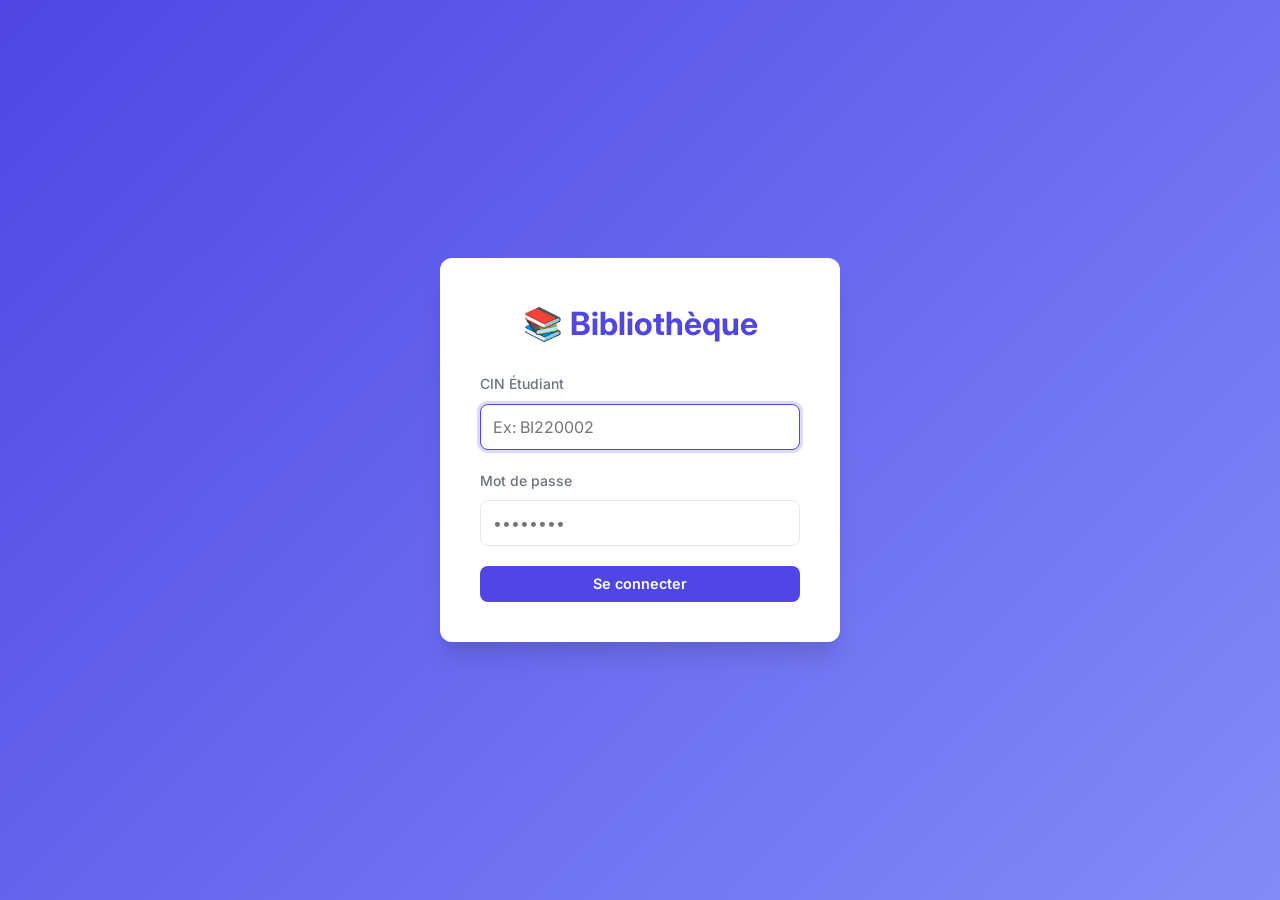
<file: src/main/resources/web/index.html>
<!DOCTYPE html>
<html lang="fr">
<head>
    <meta charset="UTF-8">
    <meta name="viewport" content="width=device-width, initial-scale=1.0">
    <title>Dashboard | Bibliothèque</title>
    <link rel="stylesheet" href="style.css">
    <link href="https://fonts.googleapis.com/css2?family=Inter:wght@400;500;600;700;800&display=swap" rel="stylesheet">
</head>
<body>
    <script>
        // Auth Check
        (function(){
            try {
                if(!localStorage.getItem('userId')) window.location.href = 'login.html';
            } catch(e) { window.location.href = 'login.html'; }
        })();
    </script>

    <!-- Header -->
    <header class="app-header">
        <div class="brand">
            <span>📚</span> BiblioTech
        </div>
        <div class="user-info">
            <span id="welcome-msg" class="welcome-text">Bonjour, Étudiant</span>
            <button onclick="logout()" class="btn btn-outline" style="padding: 0.4rem 1rem; font-size: 0.8rem;">Déconnexion</button>
        </div>
    </header>

    <!-- Main Dashboard Layout -->
    <div class="main-content">
        
        <!-- Sidebar: Emprunts & Status -->
        <aside class="sidebar">
            <!-- Emprunts Card -->
            <div class="card">
                <div class="card-header">
                    <h2>📖 Mes Emprunts</h2>
                    <span id="emprunt-count" style="background: var(--primary); color: white; padding: 0.2rem 0.6rem; border-radius: 1rem; font-size: 0.8rem;">0</span>
                </div>
                <div id="emprunts-list" class="emprunt-list">
                    <!-- Items injected by JS -->
                    <div class="loading-skeleton" style="height: 60px;"></div>
                    <div class="loading-skeleton" style="height: 60px;"></div>
                </div>
            </div>

            <!-- Penalites Card -->
            <div class="card" id="penalites-card" style="display: none;">
                <div class="card-header">
                    <h2 style="color: var(--danger)">⚠️ Pénalités</h2>
                </div>
                <ul id="penalites-list" style="list-style: none; padding: 0; color: var(--danger);"></ul>
            </div>
        </aside>

        <!-- Main Catalog Section -->
        <section class="catalog-section">
            <div class="search-bar">
                <span style="font-size: 1.2rem;">🔍</span>
                <input type="text" id="search-input" placeholder="Rechercher un livre par titre, auteur..." onkeyup="handleSearch(event)">
                <button onclick="searchLivres()" class="btn btn-primary" style="width: auto;">Rechercher</button>
            </div>

            <div id="books-grid" class="books-grid">
                <!-- Books injected by JS -->
                <!-- Skeletons for initial load -->
                <div class="book-card"><div class="loading-skeleton" style="height: 200px;"></div></div>
                <div class="book-card"><div class="loading-skeleton" style="height: 200px;"></div></div>
                <div class="book-card"><div class="loading-skeleton" style="height: 200px;"></div></div>
            </div>
        </section>

    </div>

    <!-- Toast Container -->
    <div id="toast-container" class="toast-container"></div>

    <script src="app.js"></script>
</body>
</html>
</file>
<file: src/main/resources/web/style.css>
:root {
    --primary: #4f46e5;
    --primary-hover: #4338ca;
    --secondary: #64748b;
    --success: #10b981;
    --warning: #f59e0b;
    --danger: #ef4444;
    --background: #f3f4f6;
    --surface: #ffffff;
    --text-main: #1f2937;
    --text-muted: #6b7280;
    --border: #e5e7eb;
    --shadow: 0 4px 6px -1px rgba(0, 0, 0, 0.1), 0 2px 4px -1px rgba(0, 0, 0, 0.06);
    --radius: 0.75rem;
}

* { box-sizing: border-box; margin: 0; padding: 0; font-family: 'Inter', 'Segoe UI', sans-serif; }

body {
    background-color: var(--background);
    color: var(--text-main);
    line-height: 1.6;
    height: 100vh;
    display: flex;
    flex-direction: column;
}

/* --- Layout & Typography --- */
h1, h2, h3 { color: var(--text-main); font-weight: 700; margin-bottom: 0.5rem; }
a { text-decoration: none; color: inherit; }

/* --- Login Page --- */
.login-container {
    display: flex;
    align-items: center;
    justify-content: center;
    height: 100vh;
    background: linear-gradient(135deg, #4f46e5 0%, #818cf8 100%);
}

.login-card {
    background: var(--surface);
    padding: 2.5rem;
    border-radius: var(--radius);
    box-shadow: 0 20px 25px -5px rgba(0, 0, 0, 0.1), 0 10px 10px -5px rgba(0, 0, 0, 0.04);
    width: 100%;
    max-width: 400px;
    text-align: center;
    animation: slideUp 0.5s ease-out;
}

.login-card h1 { margin-bottom: 1.5rem; color: var(--primary); }
.form-group { margin-bottom: 1.25rem; text-align: left; }
.form-group label { display: block; margin-bottom: 0.5rem; font-size: 0.875rem; color: var(--text-muted); font-weight: 500; }
.form-group input {
    width: 100%; padding: 0.75rem; border: 1px solid var(--border); border-radius: 0.5rem;
    transition: all 0.2s; outline: none; font-size: 1rem;
}
.form-group input:focus { border-color: var(--primary); box-shadow: 0 0 0 3px rgba(79, 70, 229, 0.2); }

/* --- Main Dashboard --- */
.app-header {
    background: var(--surface);
    padding: 1rem 2rem;
    box-shadow: var(--shadow);
    display: flex;
    justify-content: space-between;
    align-items: center;
    position: sticky;
    top: 0;
    z-index: 50;
}

.brand { font-size: 1.5rem; font-weight: 800; color: var(--primary); display: flex; align-items: center; gap: 0.5rem; }
.user-info { display: flex; align-items: center; gap: 1.5rem; }
.welcome-text { font-weight: 500; color: var(--text-muted); }

.main-content {
    flex: 1;
    padding: 2rem;
    max-width: 1400px;
    margin: 0 auto;
    width: 100%;
    display: grid;
    grid-template-columns: 350px 1fr;
    gap: 2rem;
}

/* --- Sidebar (Emprunts) --- */
.sidebar { display: flex; flex-direction: column; gap: 2rem; }
.card { background: var(--surface); border-radius: var(--radius); box-shadow: var(--shadow); padding: 1.5rem; overflow: hidden; }
.card-header { display: flex; justify-content: space-between; align-items: center; margin-bottom: 1rem; padding-bottom: 0.5rem; border-bottom: 1px solid var(--border); }
.card-header h2 { font-size: 1.25rem; color: var(--text-main); margin: 0; }

.emprunt-list { list-style: none; display: flex; flex-direction: column; gap: 1rem; max-height: 500px; overflow-y: auto; }
.emprunt-item {
    background: #f9fafb; border: 1px solid var(--border); border-radius: 0.5rem; padding: 1rem;
    display: flex; flex-direction: column; gap: 0.5rem; transition: transform 0.2s;
}
.emprunt-item:hover { transform: translateY(-2px); border-color: var(--primary); }
.emprunt-title { font-weight: 600; color: var(--text-main); }
.emprunt-date { font-size: 0.8rem; color: var(--text-muted); }

/* --- Catalog Grid --- */
.catalog-section { display: flex; flex-direction: column; gap: 1.5rem; }
.search-bar {
    display: flex; gap: 1rem; background: var(--surface); padding: 1rem;
    border-radius: var(--radius); box-shadow: var(--shadow);
}
.search-bar input { flex: 1; border: none; outline: none; font-size: 1.1rem; background: transparent; }

.books-grid {
    display: grid; grid-template-columns: repeat(auto-fill, minmax(250px, 1fr)); gap: 1.5rem;
}
.book-card {
    background: var(--surface); border-radius: var(--radius); box-shadow: var(--shadow);
    padding: 1.5rem; display: flex; flex-direction: column; gap: 0.5rem;
    transition: all 0.3s ease; position: relative; border-top: 4px solid transparent;
}
.book-card:hover { transform: translateY(-5px); box-shadow: 0 10px 15px -3px rgba(0, 0, 0, 0.1); border-top-color: var(--primary); }
.book-cat {
    position: absolute; top: 1rem; right: 1rem; background: #e0e7ff; color: var(--primary);
    font-size: 0.7rem; padding: 0.2rem 0.6rem; border-radius: 1rem; font-weight: 700; text-transform: uppercase;
}
.book-title { font-size: 1.1rem; font-weight: 700; margin-top: 1rem; line-height: 1.3; }
.book-author { color: var(--text-muted); font-size: 0.9rem; margin-bottom: 1rem; }
.book-status { font-size: 0.85rem; font-weight: 600; margin-top: auto; display: flex; align-items: center; gap: 0.5rem; }
.status-yes { color: var(--success); }
.status-no { color: var(--danger); }

/* --- Buttons --- */
.btn {
    padding: 0.6rem 1.2rem; border-radius: 0.5rem; border: none; font-weight: 600; cursor: pointer;
    transition: all 0.2s; font-size: 0.9rem; display: inline-flex; align-items: center; justify-content: center; gap: 0.5rem;
}
.btn-primary { background: var(--primary); color: white; width: 100%; }
.btn-primary:hover { background: var(--primary-hover); }
.btn-danger { background: var(--danger); color: white; }
.btn-outline { background: transparent; border: 1px solid var(--danger); color: var(--danger); }
.btn-outline:hover { background: var(--danger); color: white; }
.btn-action { margin-top: 1rem; width: 100%; }
.btn:disabled { opacity: 0.6; cursor: not-allowed; filter: grayscale(1); }

/* --- Toast --- */
.toast-container { position: fixed; bottom: 2rem; right: 2rem; z-index: 100; display: flex; flex-direction: column; gap: 0.5rem; }
.toast {
    background: var(--text-main); color: white; padding: 1rem 1.5rem; border-radius: 0.5rem;
    box-shadow: 0 10px 15px -3px rgba(0, 0, 0, 0.1); animation: slideIn 0.3s ease-out;
    display: flex; align-items: center; gap: 0.75rem; min-width: 300px;
}
.toast.success { background: var(--success); }
.toast.error { background: var(--danger); }

/* --- Animations --- */
@keyframes slideUp { from { opacity: 0; transform: translateY(20px); } to { opacity: 1; transform: translateY(0); } }
@keyframes slideIn { from { opacity: 0; transform: translateX(100%); } to { opacity: 1; transform: translateX(0); } }
@keyframes pulse { 0% { opacity: 1; } 50% { opacity: 0.5; } 100% { opacity: 1; } }

.loading-skeleton {
    height: 20px; background: #e5e7eb; border-radius: 4px; animation: pulse 1.5s infinite;
}

/* --- Responsive --- */
@media (max-width: 900px) {
    .main-content { grid-template-columns: 1fr; }
    .sidebar { order: 2; }
}
</file>
